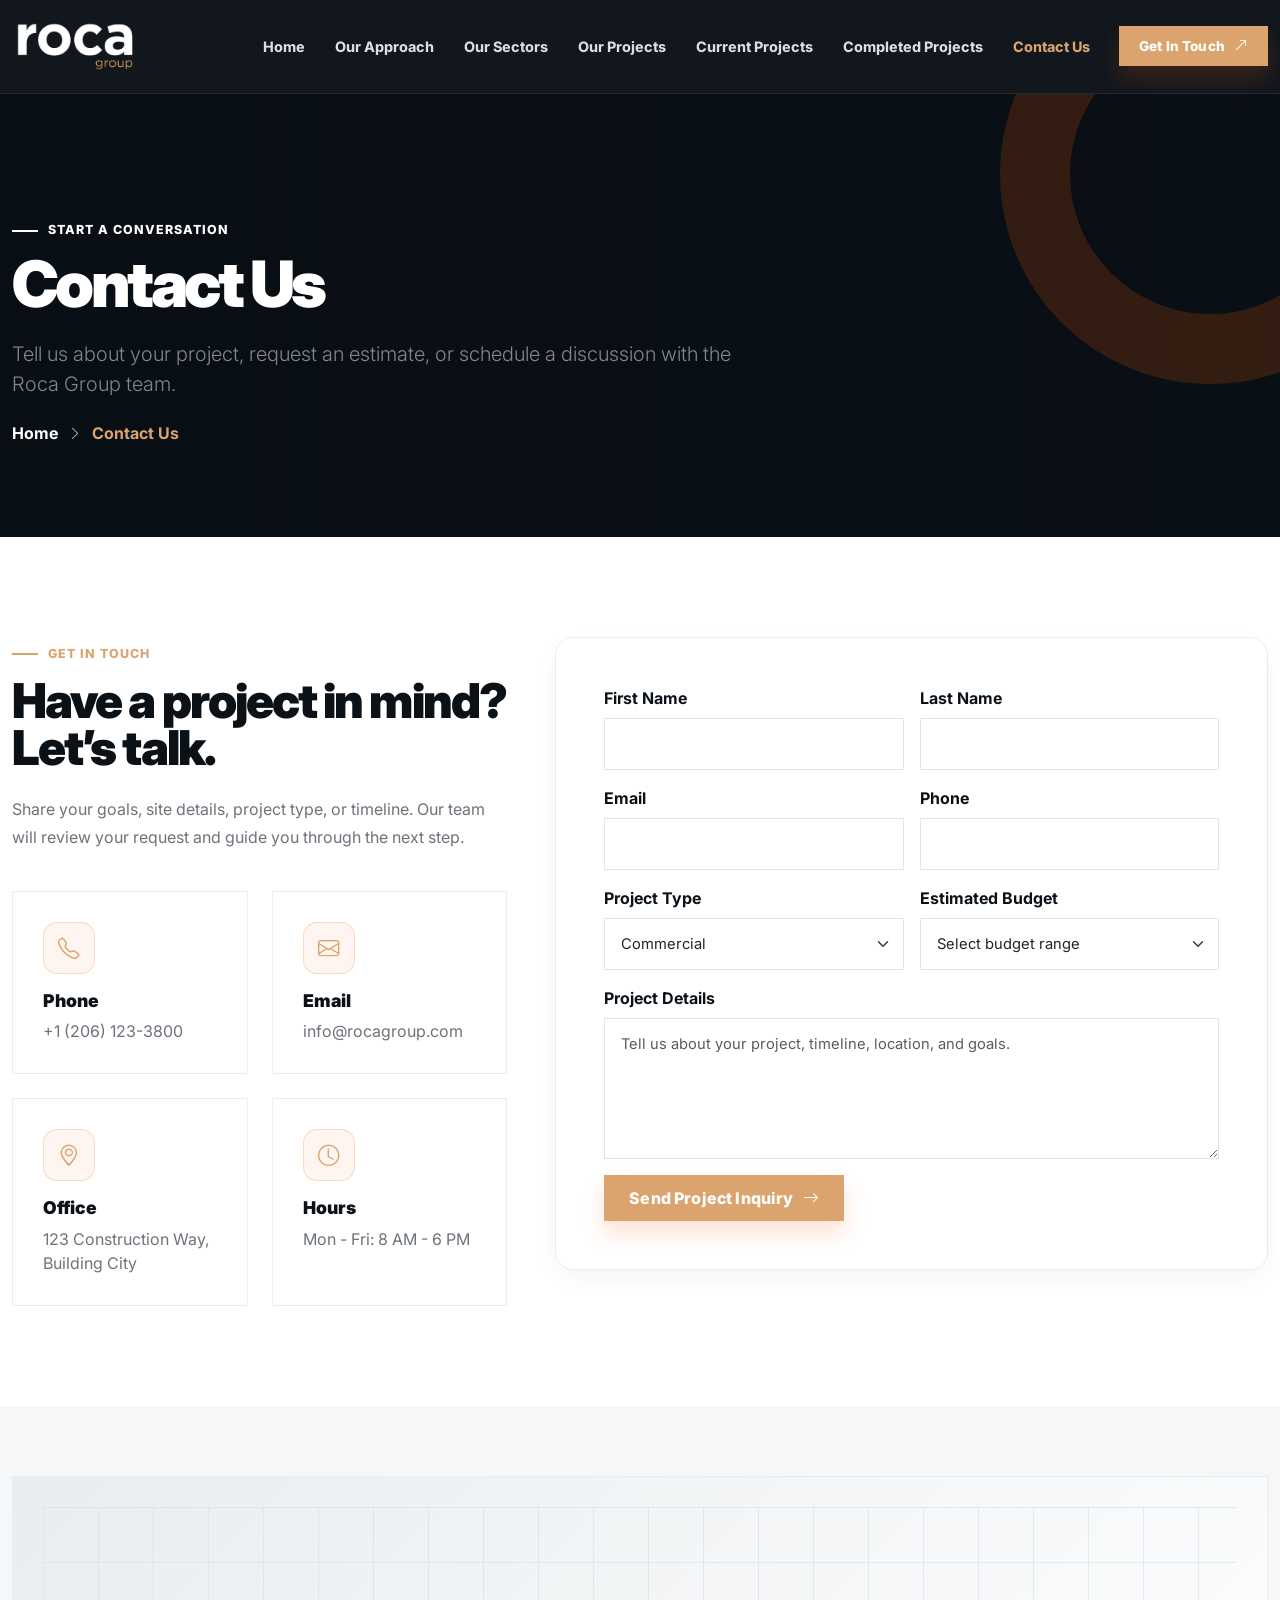
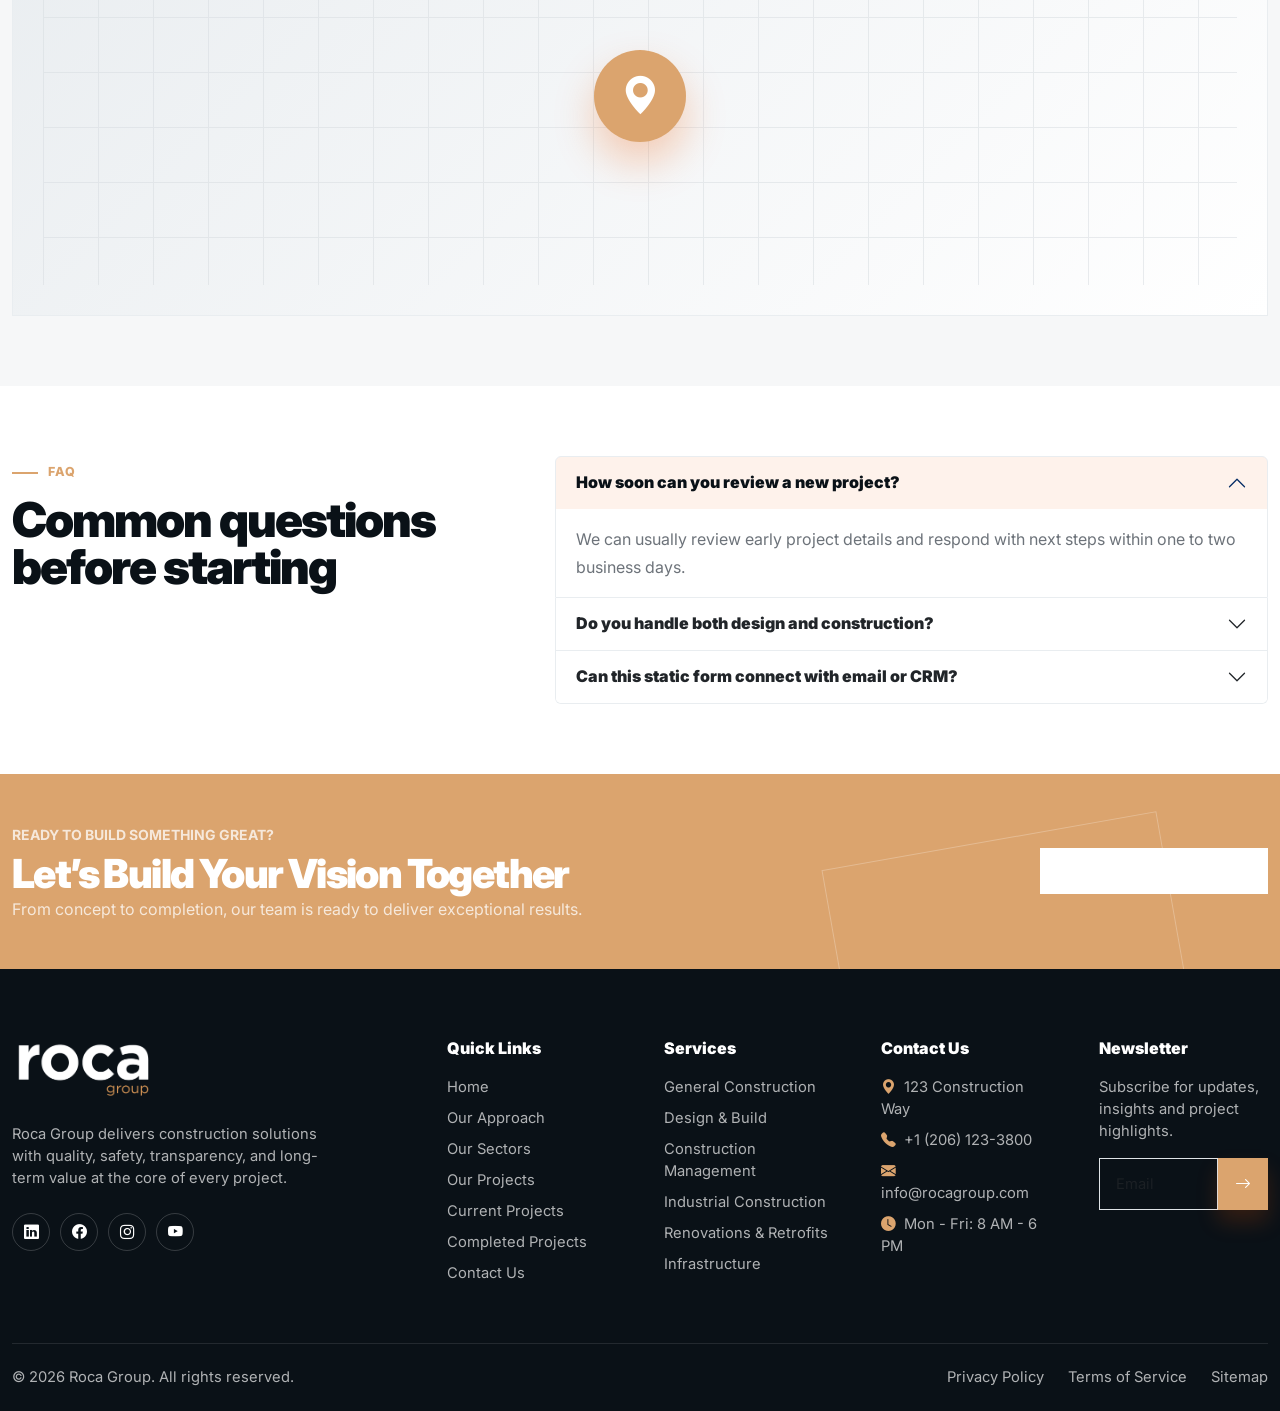
<file: contact.html>
<!doctype html>
<html lang="en">
<head>
  <meta charset="utf-8">
  <meta name="viewport" content="width=device-width, initial-scale=1">
  <meta name="description" content="Contact Roca Group for construction project inquiries and consultations.">
  <title>Contact Us | Roca Group</title>
  <link rel="icon" type="image/svg+xml" href="assets/img/favicon.svg">
  <link rel="preconnect" href="https://fonts.googleapis.com">
  <link rel="preconnect" href="https://fonts.gstatic.com" crossorigin>
  <link href="https://fonts.googleapis.com/css2?family=Inter:wght@400;500;600;700;800;900&display=swap" rel="stylesheet">
  <link href="https://cdn.jsdelivr.net/npm/bootstrap@5.3.3/dist/css/bootstrap.min.css" rel="stylesheet">
  <link href="https://cdn.jsdelivr.net/npm/bootstrap-icons@1.11.3/font/bootstrap-icons.min.css" rel="stylesheet">
  <link href="assets/css/style.css" rel="stylesheet">
</head>
<body>
<header class="site-header">
  <nav class="navbar navbar-expand-xl navbar-dark">
    <div class="container-xxl">
      <a class="navbar-brand" href="index.html" aria-label="Roca Group home">
        <img src="assets/img/roca-logo-white.png" srcset="assets/img/roca-logo-white.png 1x, assets/img/roca-logo-white@2x.png 2x" alt="Roca Group logo" width="256" height="110">
      </a>
      <button class="navbar-toggler" type="button" data-bs-toggle="collapse" data-bs-target="#mainNav" aria-controls="mainNav" aria-expanded="false" aria-label="Toggle navigation">
        <span class="navbar-toggler-icon"></span>
      </button>
      <div class="collapse navbar-collapse" id="mainNav">
        <ul class="navbar-nav ms-auto align-items-xl-center gap-xl-1"><li class="nav-item"><a class="nav-link" data-nav href="index.html">Home</a></li>
<li class="nav-item"><a class="nav-link" data-nav href="our-approach.html">Our Approach</a></li>
<li class="nav-item"><a class="nav-link" data-nav href="our-sectors.html">Our Sectors</a></li>
<li class="nav-item"><a class="nav-link" data-nav href="our-projects.html">Our Projects</a></li>
<li class="nav-item"><a class="nav-link" data-nav href="current-projects.html">Current Projects</a></li>
<li class="nav-item"><a class="nav-link" data-nav href="completed-projects.html">Completed Projects</a></li>
<li class="nav-item"><a class="nav-link" data-nav href="contact.html">Contact Us</a></li></ul>
        <a href="contact.html" class="btn-rg header-cta ms-xl-3">Get In Touch <i class="bi bi-arrow-up-right"></i></a>
      </div>
    </div>
  </nav>
</header>

<section class="page-hero">
  <div class="container-xxl">
    <span class="section-kicker text-white">Start a Conversation</span>
    <h1>Contact Us</h1>
    <p class="lead mt-4 mb-0 text-white-50" style="max-width:760px">Tell us about your project, request an estimate, or schedule a discussion with the Roca Group team.</p>
    <div class="breadcrumb-rg"><a href="index.html">Home</a><i class="bi bi-chevron-right small"></i><span>Contact Us</span></div>
  </div>
</section>
<section class="section-pad"><div class="container-xxl"><div class="row g-5"><div class="col-lg-5"><span class="section-kicker">Get In Touch</span><h2 class="display-5 display-title mb-4">Have a project in mind? Let’s talk.</h2><p class="lead-muted">Share your goals, site details, project type, or timeline. Our team will review your request and guide you through the next step.</p><div class="row g-4 mt-2"><div class="col-sm-6"><div class="contact-info-card"><div class="icon-box mb-3"><i class="bi bi-telephone"></i></div><h3>Phone</h3><p class="mb-0">+1 (206) 123-3800</p></div></div><div class="col-sm-6"><div class="contact-info-card"><div class="icon-box mb-3"><i class="bi bi-envelope"></i></div><h3>Email</h3><p class="mb-0">info@rocagroup.com</p></div></div><div class="col-sm-6"><div class="contact-info-card"><div class="icon-box mb-3"><i class="bi bi-geo-alt"></i></div><h3>Office</h3><p class="mb-0">123 Construction Way, Building City</p></div></div><div class="col-sm-6"><div class="contact-info-card"><div class="icon-box mb-3"><i class="bi bi-clock"></i></div><h3>Hours</h3><p class="mb-0">Mon - Fri: 8 AM - 6 PM</p></div></div></div></div><div class="col-lg-7"><div class="card-rg p-4 p-md-5"><form class="row g-3" data-demo-form><div class="col-md-6"><label class="form-label fw-bold">First Name</label><input type="text" class="form-control" required></div><div class="col-md-6"><label class="form-label fw-bold">Last Name</label><input type="text" class="form-control" required></div><div class="col-md-6"><label class="form-label fw-bold">Email</label><input type="email" class="form-control" required></div><div class="col-md-6"><label class="form-label fw-bold">Phone</label><input type="tel" class="form-control"></div><div class="col-md-6"><label class="form-label fw-bold">Project Type</label><select class="form-select"><option>Commercial</option><option>Industrial</option><option>Residential</option><option>Infrastructure</option><option>Renovation</option></select></div><div class="col-md-6"><label class="form-label fw-bold">Estimated Budget</label><select class="form-select"><option>Select budget range</option><option>$50k - $250k</option><option>$250k - $1M</option><option>$1M+</option></select></div><div class="col-12"><label class="form-label fw-bold">Project Details</label><textarea class="form-control" rows="5" placeholder="Tell us about your project, timeline, location, and goals."></textarea></div><div class="col-12"><button class="btn-rg" type="submit">Send Project Inquiry <i class="bi bi-arrow-right"></i></button><div class="alert alert-success form-alert mt-3 d-none">Thanks. This static demo form is ready for backend integration.</div></div></form></div></div></div></div></section>
<section class="section-pad-sm bg-soft"><div class="container-xxl"><div class="map-placeholder"><div class="pin"><i class="bi bi-geo-alt-fill"></i></div></div></div></section>
<section class="section-pad-sm"><div class="container-xxl"><div class="row g-5 align-items-start"><div class="col-lg-5"><span class="section-kicker">FAQ</span><h2 class="display-5 display-title">Common questions before starting</h2></div><div class="col-lg-7"><div class="accordion" id="faq"><div class="accordion-item"><h3 class="accordion-header"><button class="accordion-button" data-bs-toggle="collapse" data-bs-target="#f1">How soon can you review a new project?</button></h3><div id="f1" class="accordion-collapse collapse show" data-bs-parent="#faq"><div class="accordion-body lead-muted">We can usually review early project details and respond with next steps within one to two business days.</div></div></div><div class="accordion-item"><h3 class="accordion-header"><button class="accordion-button collapsed" data-bs-toggle="collapse" data-bs-target="#f2">Do you handle both design and construction?</button></h3><div id="f2" class="accordion-collapse collapse" data-bs-parent="#faq"><div class="accordion-body lead-muted">Yes. The website structure supports design-build, construction management, and standalone construction project inquiries.</div></div></div><div class="accordion-item"><h3 class="accordion-header"><button class="accordion-button collapsed" data-bs-toggle="collapse" data-bs-target="#f3">Can this static form connect with email or CRM?</button></h3><div id="f3" class="accordion-collapse collapse" data-bs-parent="#faq"><div class="accordion-body lead-muted">Yes. The front-end is ready for backend integration with PHP, WordPress, Formspree, HubSpot, or any CRM form endpoint.</div></div></div></div></div></div></div></section>

<section class="orange-cta">
  <div class="container-xxl position-relative">
    <div class="row align-items-center g-4">
      <div class="col-lg-8">
        <span class="fw-bold text-uppercase small opacity-75">Ready to build something great?</span>
        <h2 class="display-6 fw-black display-title mt-2 mb-1">Let’s Build Your Vision Together</h2>
        <p class="mb-0 opacity-75">From concept to completion, our team is ready to deliver exceptional results.</p>
      </div>
      <div class="col-lg-4 text-lg-end"><a href="contact.html" class="btn-rg bg-white border-white text-dark shadow-none">Get In Touch Today <i class="bi bi-arrow-up-right"></i></a></div>
    </div>
  </div>
</section>
<footer class="footer">
  <div class="container-xxl">
    <div class="row g-5">
      <div class="col-lg-4 col-md-6">
        <img class="footer-logo" src="assets/img/roca-logo-white.png" alt="Roca Group logo">
        <p class="pe-lg-5">Roca Group delivers construction solutions with quality, safety, transparency, and long-term value at the core of every project.</p>
        <div class="socials mt-4"><a href="#" aria-label="LinkedIn"><i class="bi bi-linkedin"></i></a><a href="#" aria-label="Facebook"><i class="bi bi-facebook"></i></a><a href="#" aria-label="Instagram"><i class="bi bi-instagram"></i></a><a href="#" aria-label="YouTube"><i class="bi bi-youtube"></i></a></div>
      </div>
      <div class="col-lg-2 col-md-6"><h3>Quick Links</h3><ul><li><a href="index.html">Home</a></li><li><a href="our-approach.html">Our Approach</a></li><li><a href="our-sectors.html">Our Sectors</a></li><li><a href="our-projects.html">Our Projects</a></li><li><a href="current-projects.html">Current Projects</a></li><li><a href="completed-projects.html">Completed Projects</a></li><li><a href="contact.html">Contact Us</a></li></ul></div>
      <div class="col-lg-2 col-md-6"><h3>Services</h3><ul><li>General Construction</li><li>Design & Build</li><li>Construction Management</li><li>Industrial Construction</li><li>Renovations & Retrofits</li><li>Infrastructure</li></ul></div>
      <div class="col-lg-2 col-md-6"><h3>Contact Us</h3><ul><li><i class="bi bi-geo-alt-fill text-orange me-2"></i>123 Construction Way</li><li><i class="bi bi-telephone-fill text-orange me-2"></i>+1 (206) 123-3800</li><li><i class="bi bi-envelope-fill text-orange me-2"></i>info@rocagroup.com</li><li><i class="bi bi-clock-fill text-orange me-2"></i>Mon - Fri: 8 AM - 6 PM</li></ul></div>
      <div class="col-lg-2 col-md-6"><h3>Newsletter</h3><p>Subscribe for updates, insights and project highlights.</p><form class="d-flex" data-demo-form><input class="form-control bg-transparent text-white" type="email" placeholder="Email" required><button class="btn-rg px-3" type="submit" aria-label="Subscribe"><i class="bi bi-arrow-right"></i></button></form></div>
    </div>
    <div class="footer-bottom d-flex flex-column flex-md-row justify-content-between gap-3"><p class="mb-0">© 2026 Roca Group. All rights reserved.</p><div class="d-flex gap-4"><a href="#">Privacy Policy</a><a href="#">Terms of Service</a><a href="#">Sitemap</a></div></div>
  </div>
</footer>
<a href="#" class="back-to-top" aria-label="Back to top"><i class="bi bi-arrow-up"></i></a>
<script src="https://cdn.jsdelivr.net/npm/bootstrap@5.3.3/dist/js/bootstrap.bundle.min.js"></script>
<script src="assets/js/main.js"></script>
</body>
</html>
</file>
<file: assets/css/style.css>
/* Roca Group Website V2 - Bootstrap 5 + custom responsive UI */
:root{--rg-orange:#dba46e;--rg-orange-2:#ff7a1a;--rg-dark:#0a1117;--rg-dark-2:#111a22;--rg-muted:#6d737a;--rg-soft:#f6f7f8;--rg-line:#e9edf0;--rg-white:#ffffff;--rg-shadow:0 22px 55px rgba(10,17,23,.12);--rg-radius:18px}*{box-sizing:border-box}html{scroll-behavior:smooth}body{margin:0;font-family:Inter,system-ui,-apple-system,BlinkMacSystemFont,"Segoe UI",sans-serif;color:var(--rg-dark);background:#fff;overflow-x:hidden;text-rendering:optimizeLegibility;-webkit-font-smoothing:antialiased}img{max-width:100%;height:auto;display:block}a{text-decoration:none;color:inherit}::selection{background:var(--rg-orange);color:#fff}.container-xxl{max-width:1320px}.text-orange{color:var(--rg-orange)!important}.fw-black{font-weight:900!important}.bg-soft{background:var(--rg-soft)}.bg-dark-rg{background:var(--rg-dark)}.section-pad{padding:100px 0}.section-pad-sm{padding:70px 0}.section-kicker{display:inline-flex;align-items:center;gap:10px;color:var(--rg-orange);font-size:.78rem;font-weight:800;letter-spacing:.08em;text-transform:uppercase;margin-bottom:14px}.section-kicker:before{content:"";width:26px;height:2px;background:var(--rg-orange);display:inline-block}.section-kicker.text-white:before{background:#fff}.display-title{font-weight:900;letter-spacing:-.04em;line-height:.98}.lead-muted{color:var(--rg-muted);line-height:1.75}.icon-box{width:52px;height:52px;border:1px solid rgba(242,90,0,.2);background:rgba(242,90,0,.06);color:var(--rg-orange);display:grid;place-items:center;border-radius:14px;font-size:1.35rem;flex:0 0 auto}.btn-rg{display:inline-flex;align-items:center;justify-content:center;gap:9px;background:var(--rg-orange);border:1px solid var(--rg-orange);color:#fff!important;font-weight:800;border-radius:0;padding:14px 24px;line-height:1;letter-spacing:.01em;transition:.25s ease;box-shadow:0 12px 22px rgba(242,90,0,.18)}.btn-rg:hover{background:#d94f00;border-color:#d94f00;transform:translateY(-2px)}.btn-rg-dark{background:var(--rg-dark);border-color:var(--rg-dark);box-shadow:none}.btn-rg-dark:hover{background:#1b2630;border-color:#1b2630}.btn-rg-outline{background:transparent;color:#fff!important;border:1px solid rgba(255,255,255,.25);box-shadow:none}.btn-rg-outline:hover{background:#fff;color:var(--rg-dark)!important;border-color:#fff}.card-rg{border:1px solid var(--rg-line);border-radius:var(--rg-radius);background:#fff;box-shadow:0 8px 22px rgba(10,17,23,.04);transition:.25s ease}.card-rg:hover{transform:translateY(-5px);box-shadow:var(--rg-shadow);border-color:rgba(242,90,0,.25)}
.site-header{position:sticky;top:0;z-index:1030;background:rgba(8,14,20,.96);backdrop-filter:blur(14px);border-bottom:1px solid rgba(255,255,255,.08)}.navbar{padding:14px 0}.navbar-brand img{width:128px;height:auto}.navbar .nav-link{color:rgba(255,255,255,.86)!important;font-size:.9rem;font-weight:750;padding:12px 13px!important}.navbar .nav-link:hover,.navbar .nav-link.active{color:var(--rg-orange)!important}.navbar-toggler{border-color:rgba(255,255,255,.25);box-shadow:none!important}.navbar-toggler-icon{filter:invert(1)}.header-cta{padding:12px 19px;font-size:.85rem}
.home-hero{background:#fff;position:relative;overflow:hidden}.hero-grid{min-height:720px;display:grid;grid-template-columns:minmax(0,1.55fr) minmax(380px,.95fr);position:relative}.hero-left{position:relative;color:#fff;background:linear-gradient(90deg,rgba(8,14,20,.82),rgba(8,14,20,.78)),url('https://images.unsplash.com/photo-1504307651254-35680f356dfd?auto=format&fit=crop&w=1900&q=90') center/cover no-repeat;display:flex;align-items:center;padding:105px 8vw 150px 8vw;overflow:hidden}.hero-left:before{content:"";position:absolute;inset:0;background:linear-gradient(135deg,rgba(242,90,0,.28),transparent 35%);clip-path:polygon(0 0,28% 0,11% 100%,0 100%)}.hero-copy{position:relative;z-index:2;max-width:620px}.hero-copy h1{font-size:clamp(3rem,6.2vw,6.8rem);font-weight:900;line-height:.95;letter-spacing:-.055em;margin-bottom:28px}.hero-copy p{max-width:540px;color:rgba(255,255,255,.82);font-size:1.05rem;line-height:1.75;margin-bottom:30px}.hero-right{position:relative;background:#fff;min-height:720px;border-left:5px solid var(--rg-orange)}.hero-person{height:440px;background:url('https://wp.framerpeak.com/construz/wp-content/uploads/2024/08/hero-one.png') center/cover no-repeat}.hero-slider{height:190px;display:flex;align-items:center;justify-content:center;gap:18px;color:#adb2b7;font-weight:800}.hero-slider .arrow{width:42px;height:42px;display:grid;place-items:center;background:#f4f5f6;color:var(--rg-orange)}.experience-card{position:absolute;left:-160px;top:330px;width:390px;min-height:270px;background:rgba(255,255,255,.96);box-shadow:var(--rg-shadow);padding:38px;border-bottom:5px solid var(--rg-orange);z-index:3}.experience-card:before{content:"Business Excellence";position:absolute;left:14px;top:36px;writing-mode:vertical-rl;color:#d5dadd;font-weight:800;font-size:.8rem;letter-spacing:.04em}.experience-card .big{font-size:4.7rem;line-height:1;color:var(--rg-orange);font-weight:900;letter-spacing:-.05em}.experience-card p{color:#7b8187;margin:4px 0 28px}.hardhat-badge{display:flex;align-items:center;gap:15px;font-weight:800;font-size:1.35rem;color:#20262c}.machine-cutout{position:absolute;left:33%;bottom:0;transform:translateX(-50%);width:min(470px,42vw);height:210px;background:url('https://images.unsplash.com/photo-1610632380989-680fe40816c6?auto=format&fit=crop&w=1000&q=82') center/cover no-repeat;filter:grayscale(1) contrast(.92);z-index:4;clip-path:polygon(0 22%,100% 0,100% 100%,0 100%);opacity:.95}.ruler-line{position:absolute;bottom:0;left:0;right:0;height:26px;background:repeating-linear-gradient(90deg,#d7dadc 0 1px,transparent 1px 18px);opacity:.65}
.page-hero{position:relative;overflow:hidden;background:var(--rg-dark);padding:120px 0 92px;color:#fff}.page-hero:before{content:"";position:absolute;inset:0;background:linear-gradient(90deg,rgba(8,14,20,.9),rgba(8,14,20,.72)),url('https://images.unsplash.com/photo-1503387762-592deb58ef4e?auto=format&fit=crop&w=1800&q=88') center/cover no-repeat;opacity:.95}.page-hero:after{content:"";position:absolute;right:-140px;top:-130px;width:420px;height:420px;border:70px solid rgba(242,90,0,.18);border-radius:50%}.page-hero .container-xxl{position:relative;z-index:2}.page-hero h1{font-size:clamp(2.8rem,5vw,5.6rem);font-weight:900;letter-spacing:-.055em;line-height:.95;max-width:780px}.breadcrumb-rg{display:flex;gap:10px;align-items:center;color:rgba(255,255,255,.72);font-weight:700;margin-top:22px}.breadcrumb-rg a{color:#fff}.breadcrumb-rg span{color:var(--rg-orange)}
.about-image-wrap{position:relative;max-width:560px;margin:0 auto}.about-main-img{height:560px;object-fit:cover;width:82%;box-shadow:0 20px 45px rgba(10,17,23,.12)}.about-stat-card{position:absolute;right:0;bottom:40px;width:285px;background:var(--rg-orange);color:#fff;padding:40px 35px;box-shadow:0 18px 38px rgba(242,90,0,.26)}.about-stat-card h3{font-size:4.5rem;font-weight:900;letter-spacing:-.06em;line-height:1;margin:0 0 8px}.about-stat-card p{font-weight:850;margin-bottom:24px}.avatar-stack{display:flex;align-items:center}.avatar-stack img,.avatar-more{width:42px;height:42px;border-radius:50%;border:3px solid #fff;margin-left:-10px;object-fit:cover;background:#242a30;display:grid;place-items:center;color:#fff;font-weight:900}.avatar-stack img:first-child{margin-left:0}.about-accent{position:absolute;right:72px;top:25px;width:14px;height:145px;background:var(--rg-orange)}.feature-row{display:flex;gap:22px;align-items:flex-start;padding:18px 0}.feature-row+.feature-row{border-top:1px solid var(--rg-line)}.mini-check{display:flex;gap:10px;align-items:center;color:#303840;font-weight:650;font-size:.96rem;margin:10px 0}.mini-check i{color:var(--rg-orange)}
.service-image-panel{height:100%;min-height:520px;position:relative;overflow:hidden;background:#111}.service-image-panel img{width:100%;height:100%;object-fit:cover;opacity:.88}.service-image-caption{position:absolute;left:0;right:0;bottom:0;padding:30px;background:linear-gradient(0deg,rgba(0,0,0,.88),transparent);color:#fff}.service-image-caption strong{display:block;font-size:1.5rem;font-weight:900;letter-spacing:-.04em}.service-image-caption span{display:block;color:rgba(255,255,255,.72);line-height:1.6;margin-top:8px}.service-card{height:100%;padding:28px 22px;position:relative;overflow:hidden;border-radius:0}.service-card h3{font-size:.98rem;font-weight:900;letter-spacing:-.02em;margin:18px 0 12px;text-transform:uppercase}.service-card p{font-size:.9rem;color:var(--rg-muted);line-height:1.7;margin:0 0 22px}.arrow-link{display:inline-flex;gap:8px;align-items:center;color:var(--rg-orange);font-weight:850;font-size:.9rem}.cta-panel{background:linear-gradient(90deg,rgba(8,14,20,.98),rgba(8,14,20,.84)),url('https://images.unsplash.com/photo-1541976590-713941681591?auto=format&fit=crop&w=1600&q=88') center/cover no-repeat;color:#fff;padding:44px;border-radius:8px;overflow:hidden}.form-control,.form-select{border-radius:0;padding:14px 16px;border:1px solid #dfe4e7;box-shadow:none!important;font-size:.92rem}.cta-panel .form-control,.cta-panel .form-select{background:rgba(255,255,255,.03);border-color:rgba(255,255,255,.22);color:#fff}.cta-panel .form-control::placeholder{color:rgba(255,255,255,.62)}.cta-panel .form-select{color:rgba(255,255,255,.62)}.process-step{text-align:center;position:relative;padding:0 16px}.process-step:not(:last-child):after{content:"";position:absolute;right:-18%;top:32px;width:36%;height:1px;border-top:1px dashed #cfd5d9}.process-num{font-size:1.8rem;font-weight:900;color:var(--rg-orange)}.process-step h3{font-size:1.03rem;font-weight:900;margin:12px 0 8px}.process-step p{font-size:.9rem;color:var(--rg-muted);line-height:1.6;margin:0}
.why-choice-design{position:relative;overflow:hidden}.why-bg-title{position:absolute;top:8px;left:50%;transform:translateX(-50%);font-size:clamp(5rem,13vw,14rem);font-weight:900;color:#eef0f2;white-space:nowrap;z-index:0;line-height:1}.why-layout{position:relative;z-index:2;display:grid;grid-template-columns:1fr minmax(260px,390px) 1fr;gap:40px;align-items:center}.why-center{display:flex;justify-content:center;align-items:end;min-height:560px}.why-center img{width:100%;max-width:390px;height:560px;object-fit:cover;object-position:center;border-radius:0;background:#f4f5f6;box-shadow:0 25px 55px rgba(10,17,23,.08)}.why-list{display:grid;gap:45px}.why-feature{display:flex;align-items:center;gap:24px}.why-list.left .why-feature{text-align:right;justify-content:flex-end}.why-feature h3{font-size:1.32rem;font-weight:900;letter-spacing:-.03em;margin-bottom:10px}.why-feature p{color:var(--rg-muted);line-height:1.7;margin:0;max-width:310px}.why-feature .icon-box{font-size:1.7rem;width:62px;height:62px;background:transparent;border:0}.why-list.left .icon-box{order:2}
.project-card,.project-tile{position:relative;overflow:hidden;background:#fff;color:var(--rg-dark);border:1px solid var(--rg-line);height:100%;transition:.25s ease}.project-card img,.project-tile img{width:100%;height:260px;object-fit:cover;transition:.35s ease}.project-tile:hover,.project-card:hover{transform:translateY(-5px);box-shadow:var(--rg-shadow)}.project-tile-body{padding:24px}.project-tile-body span{color:var(--rg-orange);font-size:.76rem;font-weight:900;text-transform:uppercase;letter-spacing:.06em}.project-tile-body h3{font-size:1.18rem;font-weight:900;letter-spacing:-.03em;margin:9px 0 10px}.project-tile-body p{color:var(--rg-muted);line-height:1.65;font-size:.93rem}.stat-strip{background:var(--rg-dark);color:#fff;border-radius:8px;padding:30px 20px}.stat-item{text-align:center;border-right:1px solid rgba(255,255,255,.14)}.stat-item:last-child{border-right:0}.stat-item strong{display:block;font-size:2rem;font-weight:900;color:var(--rg-orange);letter-spacing:-.04em}.stat-item span{color:rgba(255,255,255,.72);font-size:.86rem}.video-section{background:linear-gradient(120deg,rgba(8,14,20,.98),rgba(8,14,20,.92)),url('https://images.unsplash.com/photo-1504917595217-d4dc5ebe6122?auto=format&fit=crop&w=1800&q=88') center/cover no-repeat}.video-box{border:10px solid rgba(255,255,255,.08);box-shadow:0 26px 70px rgba(0,0,0,.35);background:#000}.video-mini-stat{border:1px solid rgba(255,255,255,.13);padding:18px;color:#fff;background:rgba(255,255,255,.04)}.video-mini-stat strong{font-size:2rem;font-weight:900;color:var(--rg-orange);display:block}.video-mini-stat span{color:rgba(255,255,255,.66);font-size:.9rem}.testimonial-card{background:#fff;border:1px solid var(--rg-line);padding:42px;box-shadow:0 12px 35px rgba(10,17,23,.06)}.testimonial-img{height:330px;object-fit:cover}.team-card{background:#fff;border:1px solid var(--rg-line);text-align:center;padding-bottom:22px;transition:.25s ease}.team-card:hover{box-shadow:var(--rg-shadow);transform:translateY(-5px)}.team-card img{height:270px;width:100%;object-fit:cover;background:#f4f5f6}.team-card h3{font-size:1.05rem;font-weight:900;margin:18px 0 2px}.team-card p{color:var(--rg-muted);font-size:.88rem;margin:0}.partners-section{overflow:hidden}.partners-marquee{width:100%;overflow:hidden;border-block:1px solid var(--rg-line);background:#fff}.partner-track{display:flex;gap:70px;align-items:center;width:max-content;animation:partnerScroll 26s linear infinite;padding:28px 0}.partner-track span{font-weight:900;font-size:1.35rem;letter-spacing:.05em;white-space:nowrap;color:#1c252d}.partner-track span:nth-child(3n){color:var(--rg-orange)}.partners-marquee:hover .partner-track{animation-play-state:paused}@keyframes partnerScroll{from{transform:translateX(0)}to{transform:translateX(-50%)}}
.news-card{border:1px solid var(--rg-line);background:#fff;height:100%;transition:.25s ease}.news-card:hover{box-shadow:var(--rg-shadow);transform:translateY(-5px)}.news-card img{height:210px;width:100%;object-fit:cover}.news-body{padding:26px}.news-meta{color:var(--rg-orange);font-size:.76rem;font-weight:900;text-transform:uppercase;letter-spacing:.06em}.news-card h3{font-size:1.25rem;font-weight:900;letter-spacing:-.03em;margin:10px 0 16px}.orange-cta{background:linear-gradient(120deg,var(--rg-orange),#dba46e);color:#fff;padding:48px 0;position:relative;overflow:hidden}.orange-cta:after{content:"";position:absolute;right:8%;bottom:-90px;width:340px;height:220px;border:1px solid rgba(255,255,255,.25);transform:rotate(-10deg)}
.sector-card{height:100%;padding:34px;border:1px solid var(--rg-line);transition:.25s;background:#fff}.sector-card:hover{border-color:var(--rg-orange);box-shadow:var(--rg-shadow);transform:translateY(-5px)}.sector-card h3{font-weight:900;font-size:1.25rem;margin:18px 0 12px}.sector-card p{color:var(--rg-muted);line-height:1.7}.sector-card ul{margin:18px 0 0;padding-left:0;list-style:none}.sector-card li{margin:8px 0;color:#434b52}.sector-card li i{color:var(--rg-orange);margin-right:8px}.section-image{width:100%;height:520px;object-fit:cover}.image-stack{display:grid;grid-template-columns:1fr 1fr;gap:18px}.image-stack img{height:520px;width:100%;object-fit:cover}.image-stack img:nth-child(2){margin-top:80px;height:360px}.timeline{position:relative}.timeline:before{content:"";position:absolute;left:22px;top:0;bottom:0;width:2px;background:#e6ebef}.timeline-item{position:relative;padding-left:72px;margin-bottom:38px}.timeline-dot{position:absolute;left:0;top:0;width:46px;height:46px;background:var(--rg-orange);color:#fff;display:grid;place-items:center;font-weight:900}.timeline-item h3{font-weight:900;font-size:1.25rem}.timeline-item p{color:var(--rg-muted);line-height:1.7}.content-card-dark{height:100%;background:var(--rg-dark);color:#fff;padding:36px;border-bottom:4px solid var(--rg-orange)}.content-card-dark h3{font-weight:900;letter-spacing:-.03em}.content-card-dark p{color:rgba(255,255,255,.66);line-height:1.7;margin-bottom:0}.sector-hero-grid{display:grid;grid-template-columns:1fr 1fr;gap:18px}.sector-hero-grid img{height:300px;width:100%;object-fit:cover}.sector-hero-grid img:first-child{grid-row:span 2;height:618px}.sector-image-card{background:#fff;border:1px solid var(--rg-line);height:100%;transition:.25s ease}.sector-image-card:hover{transform:translateY(-5px);box-shadow:var(--rg-shadow);border-color:rgba(242,90,0,.25)}.sector-image-card img{height:235px;width:100%;object-fit:cover}.sector-image-body{padding:30px}.sector-image-body h3{font-weight:900;letter-spacing:-.03em;margin:18px 0 12px}.sector-image-body p{color:var(--rg-muted);line-height:1.7}.sector-image-body ul{list-style:none;margin:20px 0 0;padding:0}.sector-image-body li{margin:8px 0;color:#444}.sector-image-body li i{color:var(--rg-orange);margin-right:8px}.filter-tabs .nav-link{border-radius:0;color:var(--rg-dark);font-weight:850;border:1px solid var(--rg-line);margin-right:8px}.filter-tabs .nav-link.active{background:var(--rg-orange);border-color:var(--rg-orange);color:#fff}.project-feature-image{position:relative}.project-feature-image img{height:520px;width:100%;object-fit:cover}.project-feature-stat{position:absolute;left:30px;bottom:30px;background:var(--rg-orange);color:#fff;padding:26px 30px}.project-feature-stat strong{display:block;font-size:2.4rem;font-weight:900;line-height:1}.current-card{background:#fff;border:1px solid var(--rg-line);height:100%;transition:.25s}.current-card:hover{transform:translateY(-5px);box-shadow:var(--rg-shadow)}.current-card img{height:250px;width:100%;object-fit:cover}.progress-rg{height:8px;border-radius:0;background:#edf1f3;margin-top:8px}.progress-rg .progress-bar{background:var(--rg-orange)}.stat-mini-grid{display:grid;grid-template-columns:repeat(2,1fr);gap:18px}.stat-mini-grid div{border:1px solid var(--rg-line);background:#fff;padding:24px}.stat-mini-grid strong{display:block;color:var(--rg-orange);font-size:2rem;font-weight:900}.stat-mini-grid span{color:var(--rg-muted);font-weight:700}.case-study-card{background:#fff;border:1px solid var(--rg-line);padding:42px}.case-list{list-style:none;padding:0;margin:22px 0 0}.case-list li{margin:12px 0;color:#444;font-weight:650}.case-list i{color:var(--rg-orange);margin-right:10px}.map-placeholder{min-height:440px;background:linear-gradient(135deg,#e9edf0,#fff);border:1px solid var(--rg-line);display:grid;place-items:center;position:relative;overflow:hidden}.map-placeholder:before{content:"";position:absolute;inset:30px;background-image:linear-gradient(#d8dde1 1px,transparent 1px),linear-gradient(90deg,#d8dde1 1px,transparent 1px);background-size:55px 55px;opacity:.55}.map-placeholder .pin{position:relative;z-index:2;width:92px;height:92px;border-radius:50%;background:var(--rg-orange);display:grid;place-items:center;color:#fff;font-size:2.4rem;box-shadow:0 20px 40px rgba(242,90,0,.28)}.contact-info-card{padding:30px;height:100%;border:1px solid var(--rg-line);background:#fff}.contact-info-card h3{font-size:1.1rem;font-weight:900}.contact-info-card p,.contact-info-card a{color:var(--rg-muted)}.accordion-button{font-weight:900;box-shadow:none!important}.accordion-button:not(.collapsed){background:rgba(242,90,0,.08);color:var(--rg-dark)}.accordion-item{border-color:var(--rg-line)}
.footer{background:var(--rg-dark);color:#fff;padding-top:70px}.footer-logo{width:145px;margin-bottom:22px}.footer p,.footer li,.footer a{color:rgba(255,255,255,.68);font-size:.92rem}.footer h3{font-size:1rem;font-weight:900;margin-bottom:18px;color:#fff}.footer ul{list-style:none;padding:0;margin:0}.footer li{margin-bottom:9px}.footer a:hover{color:#fff}.socials{display:flex;gap:10px}.socials a{width:38px;height:38px;border:1px solid rgba(255,255,255,.18);display:grid;place-items:center;border-radius:50%;color:#fff}.socials a:hover{background:var(--rg-orange);border-color:var(--rg-orange)}.footer-bottom{border-top:1px solid rgba(255,255,255,.1);padding:22px 0;margin-top:50px}.back-to-top{position:fixed;right:24px;bottom:24px;width:46px;height:46px;background:var(--rg-orange);color:#fff;display:grid;place-items:center;z-index:1000;opacity:0;visibility:hidden;transform:translateY(15px);transition:.25s}.back-to-top.show{opacity:1;visibility:visible;transform:translateY(0)}
@media (max-width:1199.98px){.hero-grid{grid-template-columns:1fr;min-height:auto}.hero-right{min-height:500px;border-left:0;border-top:5px solid var(--rg-orange)}.hero-person{height:370px}.experience-card{left:50%;top:260px;transform:translateX(-50%)}.machine-cutout{left:28%;width:380px}.hero-left{padding:90px 6vw 170px}.process-step:not(:last-child):after{display:none}.why-layout{grid-template-columns:1fr;gap:30px}.why-list{gap:22px}.why-list.left .why-feature{text-align:left;justify-content:flex-start}.why-list.left .icon-box{order:0}.why-center{min-height:auto;order:-1}.why-center img{height:460px;max-width:480px}.service-image-panel{min-height:380px}}
@media (max-width:991.98px){.section-pad{padding:78px 0}.navbar-collapse{padding:18px 0}.header-cta{margin-top:10px;width:100%}.about-main-img{width:100%;height:460px}.about-stat-card{position:relative;right:auto;bottom:auto;margin-top:-70px;margin-left:auto}.about-accent{display:none}.stat-item{border-right:0;border-bottom:1px solid rgba(255,255,255,.12);padding:16px 0}.stat-item:last-child{border-bottom:0}.team-card img{height:230px}.process-step{text-align:left;display:flex;gap:18px;margin-bottom:26px}.process-step .icon-box{margin-top:4px}.hero-copy h1{font-size:clamp(2.6rem,9vw,5rem)}.image-stack img,.section-image,.project-feature-image img{height:420px}.image-stack img:nth-child(2){margin-top:0;height:420px}.sector-hero-grid img:first-child{height:420px}}
@media (max-width:767.98px){.hero-left{padding:72px 24px 140px}.hero-copy p{font-size:.95rem}.experience-card{position:relative;top:auto;left:auto;transform:none;width:calc(100% - 34px);margin:-105px auto 35px}.hero-right{min-height:auto}.hero-person{height:300px}.hero-slider{height:110px}.machine-cutout{display:none}.cta-panel{padding:30px 22px}.page-hero{padding:92px 0 70px}.section-pad-sm{padding:55px 0}.about-stat-card{width:88%;padding:28px}.about-stat-card h3{font-size:3.5rem}.orange-cta{text-align:center}.display-title{line-height:1.06}.why-bg-title{font-size:4rem}.why-feature{align-items:flex-start}.sector-hero-grid{grid-template-columns:1fr}.sector-hero-grid img,.sector-hero-grid img:first-child{height:280px}.partner-track{gap:38px}.partner-track span{font-size:1.05rem}.project-tile img{height:220px}.service-image-panel{min-height:320px}}
@media (max-width:575.98px){.navbar-brand img{width:110px}.hero-copy h1{font-size:2.8rem}.btn-rg{width:100%;padding:15px 18px}.home-hero .btn-rg-outline{margin-top:10px}.section-kicker{font-size:.72rem}.timeline-item{padding-left:58px}.timeline-dot{width:38px;height:38px}.news-card img{height:185px}.about-main-img{height:400px}.image-stack{grid-template-columns:1fr}.image-stack img,.image-stack img:nth-child(2),.section-image,.project-feature-image img{height:300px}.why-center img{height:360px}.why-feature{gap:14px}.why-feature .icon-box{width:48px;height:48px}.stat-mini-grid{grid-template-columns:1fr}}
</file>
